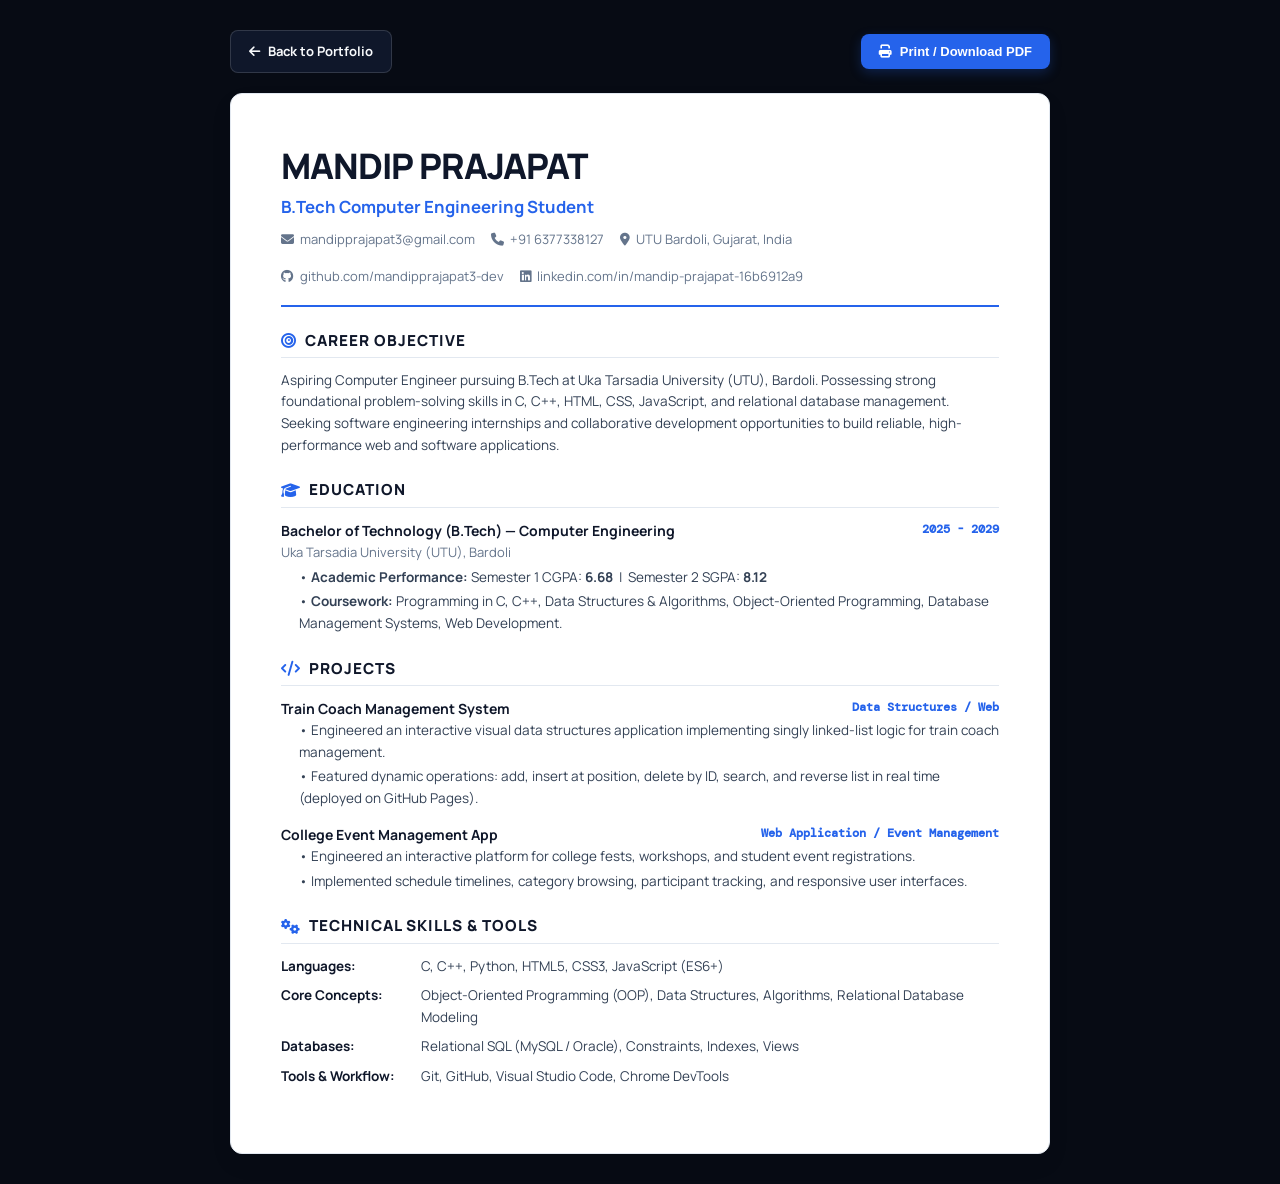
<file: resume.html>
<!DOCTYPE html>
<html lang="en">
<head>
  <meta charset="UTF-8">
  <meta name="viewport" content="width=device-width, initial-scale=1.0">
  <title>Mandip Prajapat - Curriculum Vitae</title>
  
  <link rel="preconnect" href="https://fonts.googleapis.com">
  <link rel="preconnect" href="https://fonts.gstatic.com" crossorigin>
  <link href="https://fonts.googleapis.com/css2?family=DM+Mono:wght@400;500&family=Manrope:wght@400;500;600;700;800&display=swap" rel="stylesheet">
  <link rel="stylesheet" href="https://cdnjs.cloudflare.com/ajax/libs/font-awesome/6.5.1/css/all.min.css" />
  
  <style>
    :root {
      --primary: #2563eb;
      --dark: #0f172a;
      --text: #334155;
      --muted: #64748b;
      --border: #e2e8f0;
      --bg: #070b14;
      --font: 'Manrope', sans-serif;
      --mono: 'DM Mono', monospace;
    }
    * {
      box-sizing: border-box;
      margin: 0;
      padding: 0;
    }
    body {
      font-family: var(--font);
      background: var(--bg);
      color: var(--text);
      line-height: 1.6;
      padding: 30px 16px;
    }
    .action-bar {
      max-width: 820px;
      margin: 0 auto 20px;
      display: flex;
      justify-content: space-between;
      align-items: center;
    }
    .back-btn, .print-btn {
      display: inline-flex;
      align-items: center;
      gap: 8px;
      padding: 10px 18px;
      font-size: 13px;
      font-weight: 700;
      border-radius: 8px;
      text-decoration: none;
      cursor: pointer;
      border: none;
      transition: all 0.2s;
    }
    .back-btn {
      background: #0f172a;
      color: #f8fafc;
      border: 1px solid rgba(255, 255, 255, 0.14);
    }
    .back-btn:hover {
      background: #1e293b;
      color: #ffffff;
    }
    .print-btn {
      background: var(--primary);
      color: #ffffff;
      box-shadow: 0 4px 12px rgba(37, 99, 235, 0.25);
    }
    .print-btn:hover {
      background: #1d4ed8;
      transform: translateY(-2px);
    }
    .resume-sheet {
      max-width: 820px;
      margin: 0 auto;
      background: #ffffff;
      padding: 44px 50px;
      border-radius: 12px;
      box-shadow: 0 10px 25px rgba(0, 0, 0, 0.05);
      border: 1px solid var(--border);
    }
    .header {
      border-bottom: 2.5px solid var(--primary);
      padding-bottom: 18px;
      margin-bottom: 22px;
    }
    .name {
      font-size: 2.2rem;
      font-weight: 800;
      color: var(--dark);
      letter-spacing: -1px;
    }
    .title {
      font-size: 1.05rem;
      font-weight: 700;
      color: var(--primary);
      margin-bottom: 8px;
    }
    .contacts {
      display: flex;
      flex-wrap: wrap;
      gap: 16px;
      font-size: 13px;
      color: var(--muted);
    }
    .contacts span, .contacts a {
      display: flex;
      align-items: center;
      gap: 6px;
      color: var(--muted);
      text-decoration: none;
    }
    .contacts a:hover {
      color: var(--primary);
    }
    .section {
      margin-bottom: 22px;
    }
    .sec-heading {
      font-size: 0.95rem;
      font-weight: 800;
      color: var(--dark);
      text-transform: uppercase;
      letter-spacing: 1px;
      border-bottom: 1.5px solid var(--border);
      padding-bottom: 4px;
      margin-bottom: 12px;
      display: flex;
      align-items: center;
      gap: 8px;
    }
    .sec-heading i {
      color: var(--primary);
    }
    .entry {
      margin-bottom: 14px;
    }
    .entry-top {
      display: flex;
      justify-content: space-between;
      font-weight: 700;
      color: var(--dark);
      font-size: 14px;
    }
    .entry-date {
      font-family: var(--mono);
      font-size: 12px;
      color: var(--primary);
    }
    .entry-sub {
      font-size: 13px;
      color: var(--muted);
      margin-bottom: 4px;
    }
    .bullet {
      font-size: 13.5px;
      color: var(--text);
      margin-left: 18px;
      margin-bottom: 3px;
    }
    .skills-grid {
      display: grid;
      grid-template-columns: 140px 1fr;
      row-gap: 8px;
      font-size: 13.5px;
    }
    .skills-label {
      font-weight: 700;
      color: var(--dark);
    }
    @media print {
      body {
        background: #ffffff;
        padding: 0;
      }
      .action-bar {
        display: none !important;
      }
      .resume-sheet {
        box-shadow: none;
        border: none;
        padding: 0;
        max-width: 100%;
      }
    }
  </style>
</head>
<body>
  <div class="action-bar">
    <a href="index.html" class="back-btn"><i class="fa-solid fa-arrow-left"></i> Back to Portfolio</a>
    <button class="print-btn" onclick="window.print()"><i class="fa-solid fa-print"></i> Print / Download PDF</button>
  </div>

  <div class="resume-sheet">
    <div class="header">
      <h1 class="name">MANDIP PRAJAPAT</h1>
      <p class="title">B.Tech Computer Engineering Student</p>
      <div class="contacts">
        <span><i class="fa-solid fa-envelope"></i> <a href="mailto:mandipprajapat3@gmail.com">mandipprajapat3@gmail.com</a></span>
        <span><i class="fa-solid fa-phone"></i> <a href="tel:6377338127">+91 6377338127</a></span>
        <span><i class="fa-solid fa-location-dot"></i> UTU Bardoli, Gujarat, India</span>
        <span><i class="fa-brands fa-github"></i> <a href="https://github.com/mandipprajapat3-dev" target="_blank">github.com/mandipprajapat3-dev</a></span>
        <span><i class="fa-brands fa-linkedin"></i> <a href="https://www.linkedin.com/in/mandip-prajapat-16b6912a9" target="_blank">linkedin.com/in/mandip-prajapat-16b6912a9</a></span>
      </div>
    </div>

    <div class="section">
      <h2 class="sec-heading"><i class="fa-solid fa-bullseye"></i> Career Objective</h2>
      <p style="font-size: 13.5px;">
        Aspiring Computer Engineer pursuing B.Tech at Uka Tarsadia University (UTU), Bardoli. Possessing strong foundational problem-solving skills in C, C++, HTML, CSS, JavaScript, and relational database management. Seeking software engineering internships and collaborative development opportunities to build reliable, high-performance web and software applications.
      </p>
    </div>

    <div class="section">
      <h2 class="sec-heading"><i class="fa-solid fa-graduation-cap"></i> Education</h2>
      <div class="entry">
        <div class="entry-top">
          <span>Bachelor of Technology (B.Tech) — Computer Engineering</span>
          <span class="entry-date">2025 - 2029</span>
        </div>
        <div class="entry-sub">Uka Tarsadia University (UTU), Bardoli</div>
        <div class="bullet">• <strong>Academic Performance:</strong> Semester 1 CGPA: <strong>6.68</strong> &nbsp;|&nbsp; Semester 2 SGPA: <strong>8.12</strong></div>
        <div class="bullet">• <strong>Coursework:</strong> Programming in C, C++, Data Structures & Algorithms, Object-Oriented Programming, Database Management Systems, Web Development.</div>
      </div>
    </div>

    <div class="section">
      <h2 class="sec-heading"><i class="fa-solid fa-code"></i> Projects</h2>
      <div class="entry">
        <div class="entry-top">
          <span>Train Coach Management System</span>
          <span class="entry-date">Data Structures / Web</span>
        </div>
        <div class="bullet">• Engineered an interactive visual data structures application implementing singly linked-list logic for train coach management.</div>
        <div class="bullet">• Featured dynamic operations: add, insert at position, delete by ID, search, and reverse list in real time (deployed on GitHub Pages).</div>
      </div>
      <div class="entry">
        <div class="entry-top">
          <span>College Event Management App</span>
          <span class="entry-date">Web Application / Event Management</span>
        </div>
        <div class="bullet">• Engineered an interactive platform for college fests, workshops, and student event registrations.</div>
        <div class="bullet">• Implemented schedule timelines, category browsing, participant tracking, and responsive user interfaces.</div>
      </div>
    </div>

    <div class="section">
      <h2 class="sec-heading"><i class="fa-solid fa-gears"></i> Technical Skills & Tools</h2>
      <div class="skills-grid">
        <span class="skills-label">Languages:</span>
        <span>C, C++, Python, HTML5, CSS3, JavaScript (ES6+)</span>
        <span class="skills-label">Core Concepts:</span>
        <span>Object-Oriented Programming (OOP), Data Structures, Algorithms, Relational Database Modeling</span>
        <span class="skills-label">Databases:</span>
        <span>Relational SQL (MySQL / Oracle), Constraints, Indexes, Views</span>
        <span class="skills-label">Tools & Workflow:</span>
        <span>Git, GitHub, Visual Studio Code, Chrome DevTools</span>
      </div>
    </div>
  </div>
</body>
</html>
</file>
